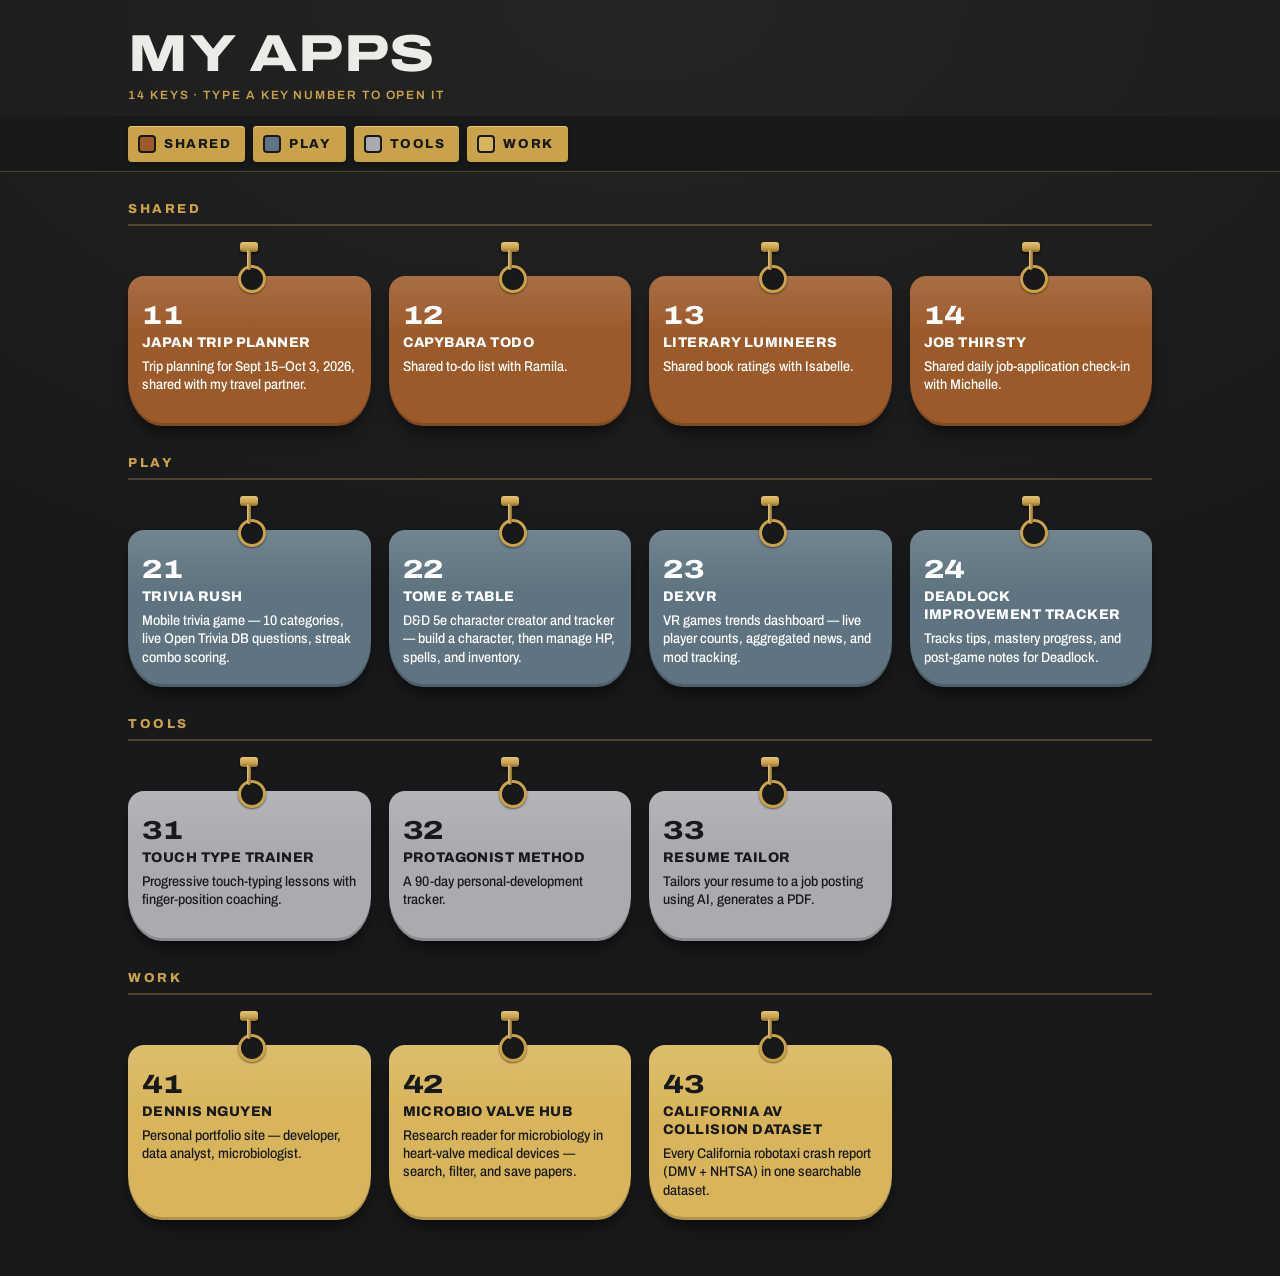
<file: public/index.html>
<!DOCTYPE html>
<html lang="en">
<head>
  <meta charset="UTF-8" />
  <meta name="viewport" content="width=device-width, initial-scale=1.0, viewport-fit=cover" />
  <title>My Apps</title>

  <link rel="manifest" href="manifest.json" />
  <meta name="theme-color" content="#18191b" />

  <link rel="icon" href="data:image/svg+xml,<svg xmlns=%22http://www.w3.org/2000/svg%22 viewBox=%2214 8 72 82%22><rect x=%2242%22 y=%2210%22 width=%2216%22 height=%227%22 rx=%222%22 fill=%22%23c9a24a%22/><rect x=%2248.5%22 y=%2215%22 width=%223%22 height=%2213%22 fill=%22%23b08a3a%22/><path d=%22M27 30h46a6 6 0 0 1 6 6v28c0 13-15 22-29 22s-29-9-29-22V36a6 6 0 0 1 6-6z%22 fill=%22%23d8b55a%22/><circle cx=%2250%22 cy=%2231%22 r=%226.5%22 fill=%22%2318191b%22 stroke=%22%23c9a24a%22 stroke-width=%222.5%22/></svg>" />
  <link rel="apple-touch-icon" href="icons/apple-touch-icon.png" />
  <meta name="apple-mobile-web-app-capable" content="yes" />
  <meta name="apple-mobile-web-app-status-bar-style" content="black-translucent" />
  <meta name="apple-mobile-web-app-title" content="My Apps" />

  <link rel="preconnect" href="https://fonts.googleapis.com" />
  <link rel="preconnect" href="https://fonts.gstatic.com" crossorigin />
  <link href="https://fonts.googleapis.com/css2?family=Archivo:wdth,wght@62..125,500..800&display=swap" rel="stylesheet" />
  <link rel="stylesheet" href="css/style.css" />
</head>
<body>
  <header class="desk">
    <h1>My Apps</h1>
    <p class="desk-sub"><span id="count"></span><span class="desk-hint"> · type a key number to open it</span></p>
  </header>

  <nav class="index" id="index" aria-label="Rows"></nav>

  <main class="board" id="app-grid"></main>

  <script src="js/apps.js"></script>
</body>
</html>
</file>
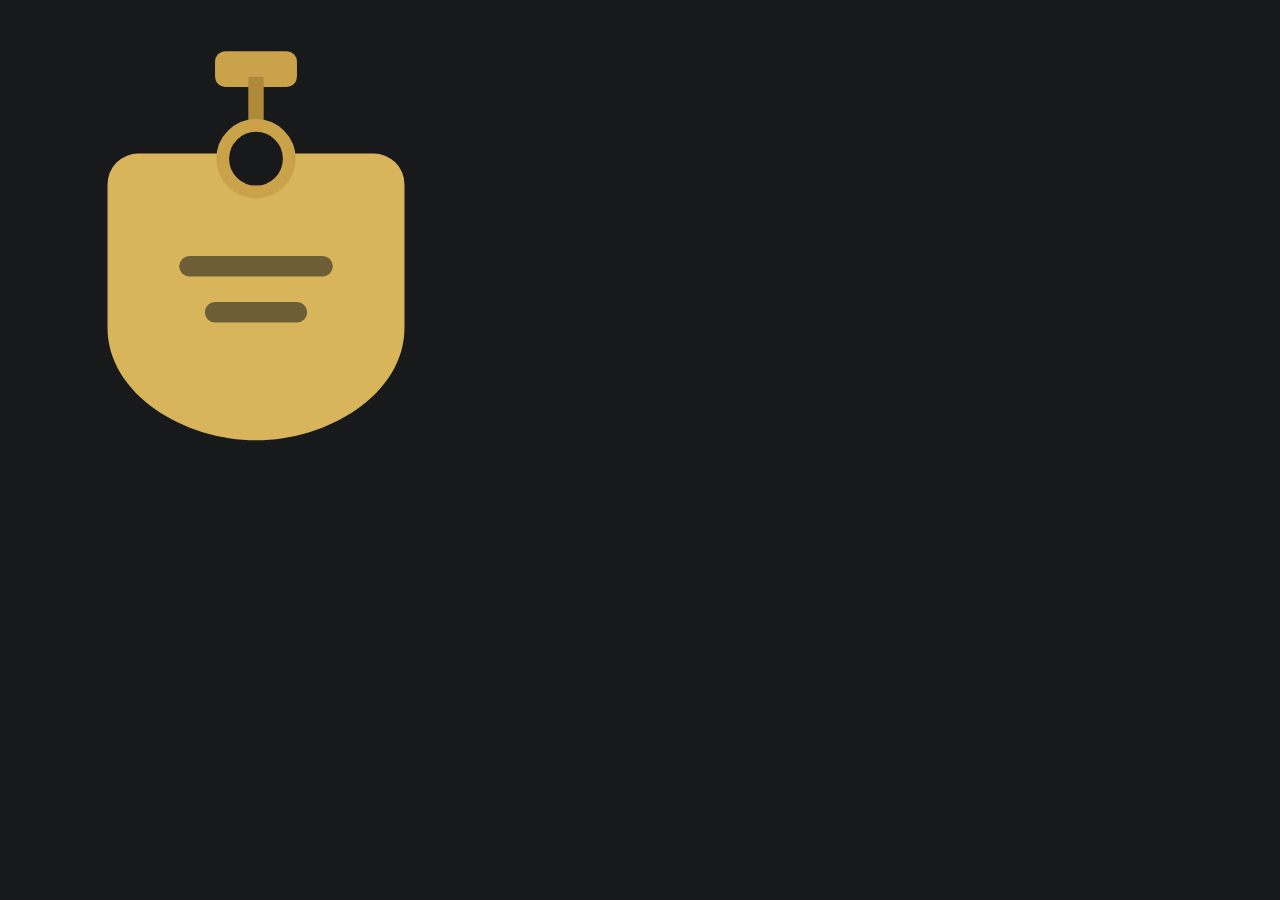
<file: scripts/icon.html>
<!doctype html>
<!-- Source for the home-screen icons: rendered at 512px with headless Edge, then
     resized to 192 and 180 (see scripts/render_icons.ps1). -->
<html><head><style>html,body{margin:0;width:512px;height:512px;overflow:hidden;background:#18191b}</style></head>
<body>
<svg xmlns="http://www.w3.org/2000/svg" width="512" height="512" viewBox="0 0 100 100">
  <rect width="100" height="100" fill="#18191b"/>
  <rect x="42" y="10" width="16" height="7" rx="2" fill="#c9a24a"/>
  <rect x="48.5" y="15" width="3" height="13" fill="#b08a3a"/>
  <path d="M27 30 h46 a6 6 0 0 1 6 6 v28 c0 13 -15 22 -29 22 s-29 -9 -29 -22 v-28 a6 6 0 0 1 6 -6z" fill="#d8b55a"/>
  <circle cx="50" cy="31" r="6.5" fill="#18191b" stroke="#c9a24a" stroke-width="2.5"/>
  <rect x="35" y="50" width="30" height="4" rx="2" fill="#18191b" opacity=".55"/>
  <rect x="40" y="59" width="20" height="4" rx="2" fill="#18191b" opacity=".55"/>
</svg>
</body></html>
</file>
<file: public/css/style.css>
:root {
  --board: #18191b;
  --brass: #c9a24a;
  --brass-hi: #e6c574;
  --brass-lo: #8c6d2a;
  --brass-dim: rgba(201, 162, 74, 0.3);
  --text: #ecebe7;

  --shared: #9c5a2b;
  --play: #5f7480;
  --tools: #a9abae;
  --work: #d8b55a;
  --work-ink: #18191b;

  --gutter: clamp(16px, 4vw, 48px);
  --index-h: 56px;
  --fob-text: 14px;
}

* {
  box-sizing: border-box;
}

html {
  scroll-padding-top: calc(var(--index-h) + env(safe-area-inset-top));
  scrollbar-color: var(--brass-dim) var(--board);
}

@media (prefers-reduced-motion: no-preference) {
  html {
    scroll-behavior: smooth;
  }
}

body {
  margin: 0;
  min-height: 100vh;
  color: var(--text);
  font-family: "Archivo", system-ui, sans-serif;
  background-color: var(--board);
  background-image: radial-gradient(120% 70% at 50% 0%, rgba(255, 220, 160, 0.06), transparent 70%);
  padding-bottom: calc(56px + env(safe-area-inset-bottom));
}

::selection {
  background: var(--brass);
  color: var(--board);
}

/* Covers the translucent status bar when installed on iOS. */
body::before {
  content: "";
  position: fixed;
  inset: 0 0 auto;
  height: env(safe-area-inset-top);
  background: var(--board);
  z-index: 3;
}

.desk {
  max-width: 1120px;
  margin: 0 auto;
  padding: calc(28px + env(safe-area-inset-top)) var(--gutter) 14px;
}

h1 {
  margin: 0;
  font-size: clamp(30px, 6vw, 52px);
  font-weight: 800;
  font-stretch: 125%;
  letter-spacing: 0.01em;
  text-transform: uppercase;
  line-height: 1;
}

.desk-sub {
  margin: 8px 0 0;
  font-size: 12px;
  font-weight: 600;
  letter-spacing: 0.16em;
  text-transform: uppercase;
  color: var(--brass);
}

.desk-hint {
  display: none;
}

@media (hover: hover) and (pointer: fine) {
  .desk-hint {
    display: inline;
  }
}

/* Thumb index: brass tabs that jump to a row. */
.index {
  position: sticky;
  top: env(safe-area-inset-top);
  z-index: 2;
  display: flex;
  gap: 8px;
  min-height: var(--index-h);
  align-items: center;
  overflow-x: auto;
  padding: 0 var(--gutter);
  background: var(--board);
  border-bottom: 1px solid var(--brass-dim);
  scrollbar-width: none;
}

@media (min-width: 1184px) {
  .index {
    padding-left: calc((100vw - 1120px) / 2 + var(--gutter));
  }
}

.tab {
  flex: 1 0 auto;
  justify-content: center;
  display: inline-flex;
  align-items: center;
  gap: 8px;
  min-height: 36px;
  padding: 0 14px 0 10px;
  border-radius: 4px;
  background: var(--brass);
  color: var(--board);
  font-size: 13px;
  font-weight: 800;
  letter-spacing: 0.12em;
  text-transform: uppercase;
  text-decoration: none;
  box-shadow: inset 0 1px 0 var(--brass-hi), 0 2px 6px rgba(0, 0, 0, 0.35);
}

@media (max-width: 479px) {
  .index {
    gap: 6px;
  }

  .tab {
    gap: 6px;
    padding: 0 8px;
    font-size: 12px;
    letter-spacing: 0.06em;
  }
}

@media (min-width: 640px) {
  .tab {
    flex-grow: 0;
  }
}

.tab::before {
  content: "";
  width: 14px;
  height: 14px;
  border-radius: 4px;
  border: 2px solid var(--board);
  background: var(--row);
}

.tab:hover {
  background: var(--brass-hi);
}

.tab:focus-visible {
  outline: 2px solid var(--brass-hi);
  outline-offset: 3px;
}

.tab--shared, .row--shared { --row: var(--shared); --ink: #fff; }
.tab--play, .row--play { --row: var(--play); --ink: #fff; }
.tab--tools, .row--tools { --row: var(--tools); --ink: var(--work-ink); }
.tab--work, .row--work { --row: var(--work); --ink: var(--work-ink); }
.tab--other, .row--other { --row: var(--brass-lo); --ink: #fff; }

.board {
  max-width: 1120px;
  margin: 0 auto;
  padding: 0 var(--gutter);
}

.row {
  padding-top: 30px;
}

.row h2 {
  margin: 0 0 16px;
  padding-bottom: 8px;
  border-bottom: 2px solid var(--brass-dim);
  font-size: 13px;
  font-weight: 800;
  letter-spacing: 0.2em;
  text-transform: uppercase;
  color: var(--brass);
}

.hooks {
  list-style: none;
  margin: 0;
  padding: 0;
  display: grid;
  grid-template-columns: repeat(2, minmax(0, 1fr));
  gap: 12px 12px;
}

@media (min-width: 640px) {
  .hooks {
    grid-template-columns: repeat(auto-fill, minmax(196px, 1fr));
    gap: 16px 18px;
  }
}

/* Each slot carries its own brass hook: a screwed plate and a stem down to the ring. */
.hooks li {
  position: relative;
  padding-top: 34px;
}

.hooks li::before {
  content: "";
  position: absolute;
  top: 0;
  left: 50%;
  width: 18px;
  height: 10px;
  margin-left: -9px;
  border-radius: 3px;
  background: linear-gradient(180deg, var(--brass-hi), var(--brass) 60%, var(--brass-lo));
  box-shadow: 0 2px 3px rgba(0, 0, 0, 0.5);
}

.hooks li::after {
  content: "";
  position: absolute;
  top: 8px;
  left: 50%;
  width: 4px;
  height: 20px;
  margin-left: -2px;
  border-radius: 0 0 2px 2px;
  background: linear-gradient(90deg, var(--brass-hi), var(--brass-lo));
}

/* The fob: moulded plastic tag hanging from a brass ring. */
.fob {
  position: relative;
  display: flex;
  flex-direction: column;
  gap: 6px;
  height: 100%;
  min-height: 108px;
  padding: 24px 14px 20px;
  border-radius: 16px 16px 34px 34px / 16px 16px 44px 44px;
  background:
    linear-gradient(180deg, rgba(255, 255, 255, 0.12), transparent 38%),
    var(--row);
  color: var(--ink);
  text-decoration: none;
  font-size: var(--fob-text);
  line-height: 1.3;
  box-shadow:
    inset 0 -3px 0 rgba(0, 0, 0, 0.18),
    0 10px 18px -6px rgba(0, 0, 0, 0.7);
  transform-origin: 50% -14px;
  -webkit-tap-highlight-color: transparent;
}

/* Brass ring through the punched hole, hanging on the hook. */
.fob::before {
  content: "";
  position: absolute;
  top: -11px;
  left: 50%;
  width: 22px;
  height: 22px;
  margin-left: -11px;
  border-radius: 50%;
  border: 3px solid var(--brass);
  background: var(--board);
  box-shadow: 0 1px 2px rgba(0, 0, 0, 0.5), inset 0 1px 1px rgba(0, 0, 0, 0.6);
}

.fob-num {
  font-size: 26px;
  font-weight: 800;
  font-stretch: 125%;
  line-height: 1;
  font-variant-numeric: tabular-nums;
  letter-spacing: 0.02em;
}

.fob-name {
  font-weight: 800;
  text-transform: uppercase;
  letter-spacing: 0.03em;
  text-wrap: balance;
}

/* Phones show number and name only; descriptions join on wider boards. */
.fob-desc {
  display: none;
}

@media (min-width: 640px) {
  .fob {
    min-height: 150px;
    padding-top: 26px;
  }

  .fob-desc {
    font-weight: 500;
    font-stretch: 88%;
    display: -webkit-box;
    -webkit-line-clamp: 3;
    -webkit-box-orient: vertical;
    overflow: hidden;
  }
}

.fob:focus-visible,
.fob.is-armed {
  outline: 3px solid var(--brass-hi);
  outline-offset: 5px;
}

@media (prefers-reduced-motion: no-preference) {
  /* Its own name, so the class restarts it even over the hover swing. */
  .fob.is-swinging,
  .fob.is-swinging:hover {
    animation: swing-press 0.9s cubic-bezier(0.16, 1, 0.3, 1);
  }

  .fob.is-armed {
    animation: stir 0.5s cubic-bezier(0.16, 1, 0.3, 1);
  }
}

@media (hover: hover) and (prefers-reduced-motion: no-preference) {
  .fob:hover {
    animation: swing 0.9s cubic-bezier(0.16, 1, 0.3, 1);
  }
}

@keyframes swing {
  0% { transform: rotate(0); }
  20% { transform: rotate(6deg); }
  45% { transform: rotate(-3.5deg); }
  70% { transform: rotate(1.4deg); }
  100% { transform: rotate(0); }
}

@keyframes swing-press {
  0% { transform: rotate(0); }
  20% { transform: rotate(6deg); }
  45% { transform: rotate(-3.5deg); }
  70% { transform: rotate(1.4deg); }
  100% { transform: rotate(0); }
}

@keyframes stir {
  0% { transform: rotate(0); }
  40% { transform: rotate(2deg); }
  100% { transform: rotate(0); }
}
</file>
